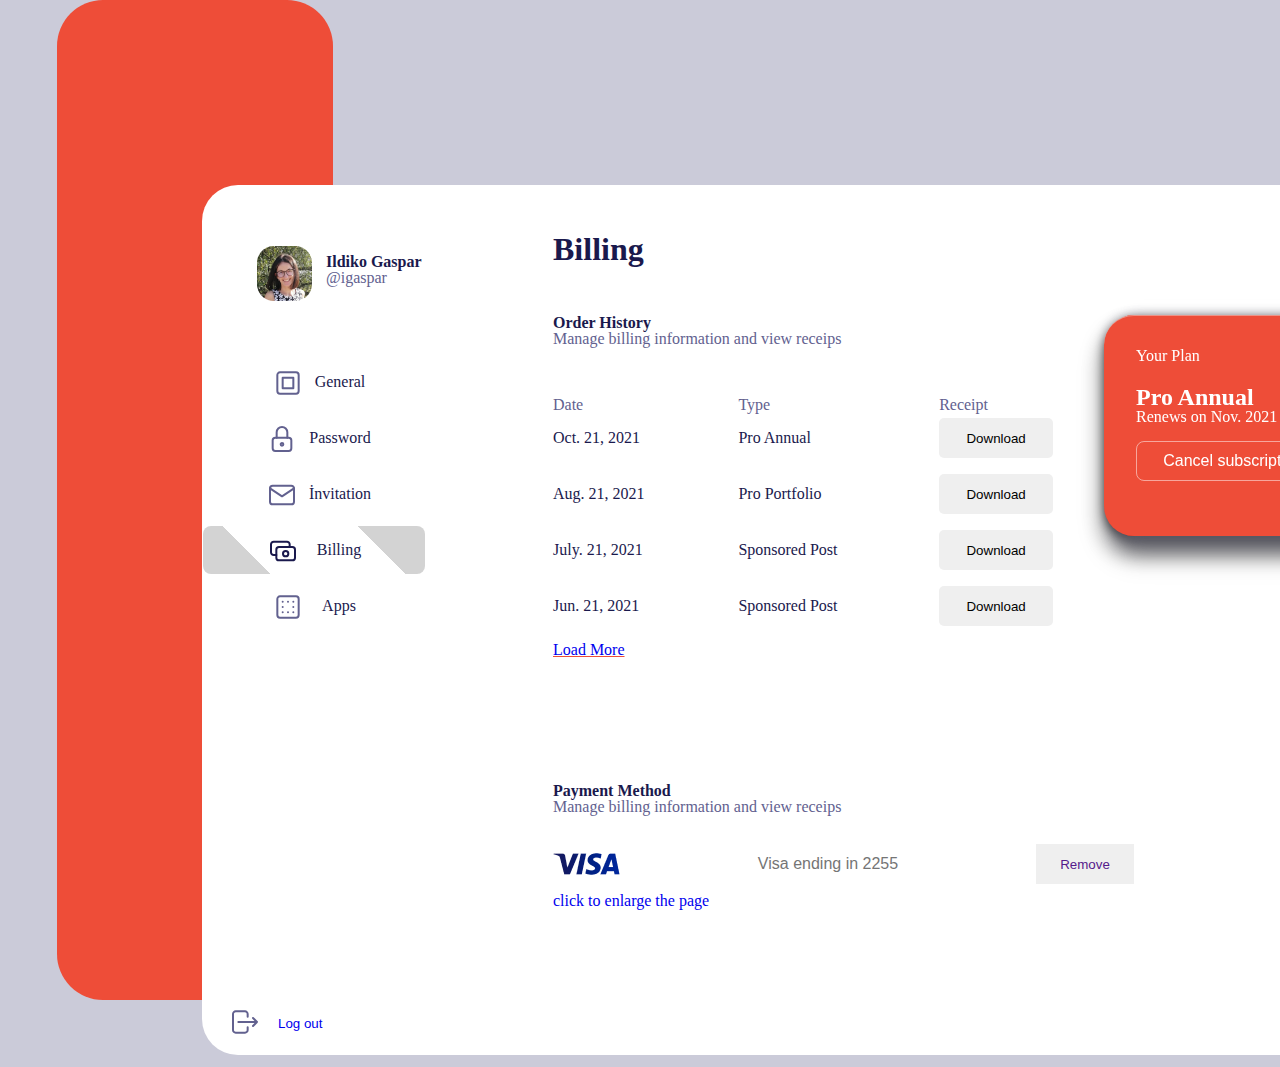
<file: index.html>
<!DOCTYPE html>
<html lang="en">
<head>
    <meta charset="UTF-8">
    <meta name="viewport" content="width=device-width, initial-scale=1.0">
    <link rel="stylesheet" href="../assets/CSS/style.css">
    <link rel="website icon"  type="png"  href="./assets/image/Rectangle 3.png">
    <title>Billing Design</title>
</head>
<body>
    <main class="container">
        <header>
                <div class="profile">
                    <img class="raunded-circle" src="./assets/image/Rectangle 3.png" alt="">
                    <div class="ml-14 mt-8">
                        <h4 class="text-14 font-700">Ildiko Gaspar</h4>
                       <span class="text-14 font-400 color"> @igaspar</span>

                    </div>
                </div>
                <div class="card">
                    <div>
                        <i class="icon icon-gnr m-5"></i> General</div>
                    <div>
                        <i class="icon icon-pass m-5"></i>
                        Password
                    </div>
                    <div>
                        <i class="icon icon-inv m-5"></i>
                        İnvitation
                    </div>
                    <div class="card-bill">
                        <i class="icon icon-bill"></i>
                        Billing
                    </div>
                    <div>
                        <i class="icon icon-app"></i>
                        Apps
                    </div>
                </div>
                <footer>
                    <div>
                        <i class="icon icon-out"></i>
                       <button class="m-5 border0 text-14 font-400">
                        <a href="./exit.html">Log out</a></button>
                    </div>
                </footer>
            </header>
            <section>
                <h1 class="text-32 font-700">Billing</h1>
                <div class="mt-50">
                    <h2 class="text-16 font-700">Order History</h2>
                   <p class="text-14 font-500 color"> Manage billing information and view receips</p>
                </div>
                <table class="mt-50 card-table">
                    <div>
                        <tr class="box">
                            <td>Date</td>
                            <td>Type</td>
                            <td>Receipt</td>
                        </tr>
                    </div>
                    <div>
                        <tr>
                            <td>Oct. 21, 2021</td>
                            <td>Pro Annual</td>
                            <td><button class="btn">Download</button></td>
                        </tr>
                    </div>
                   <div>
                    <tr>
                        <td>Aug. 21, 2021</td>
                        <td>Pro Portfolio</td>
                        <td><Button class="btn">Download</Button></td>
                    </tr>
                   </div>
                   <div>
                    <tr>
                        <td>July. 21, 2021</td>
                        <td>Sponsored Post</td>
                        <td><Button class="btn">Download</Button></td>
                    </tr>
                   </div>
                  <div>
                    <tr>
                        <td>Jun. 21, 2021</td>
                        <td>Sponsored Post</td>
                        <td><Button class="btn">Download</Button></td>
                    </tr>
                  </div>
                </table>
                <div class=" text text-16 font-500">
                    <a href="#">Load More</a>
                </div>
                <div class="mt-125 text-16 font-700">
                    <h4>Payment Method</h4>
                 <p class="text-14 font-500 color">Manage billing information and view receips</p>
                </div>
                <div class="credi-card mt-20">
                    <img src="./assets/image/visa.png" alt="">
                    <input type="text" id="creditCardNumber" name="creditCardNumber" placeholder="Visa ending in 2255" autocomplete="cc-number">
                     <button>
                        <a href="">Remove</a></button>
                </div>
                <a href="./about.html">click to enlarge the page</a>
            </section>
        <article>
            <div class="card2 p-32 color-white gap">
                <h5 class="text-16 font-500">Your Plan</h5>
                <div>
                <h2 class="text-24 font-700 mt-5">Pro Annual</h2>
                <span class="text-14 font-500">Renews on  Nov. 2021</span>
                </div>
                <div>
                    <button class="btn2 text-16 font-500 color-white">Cancel subscription</button>
                </div>
            </div>
        </article>
    </main>
</body>
</html>
</file>
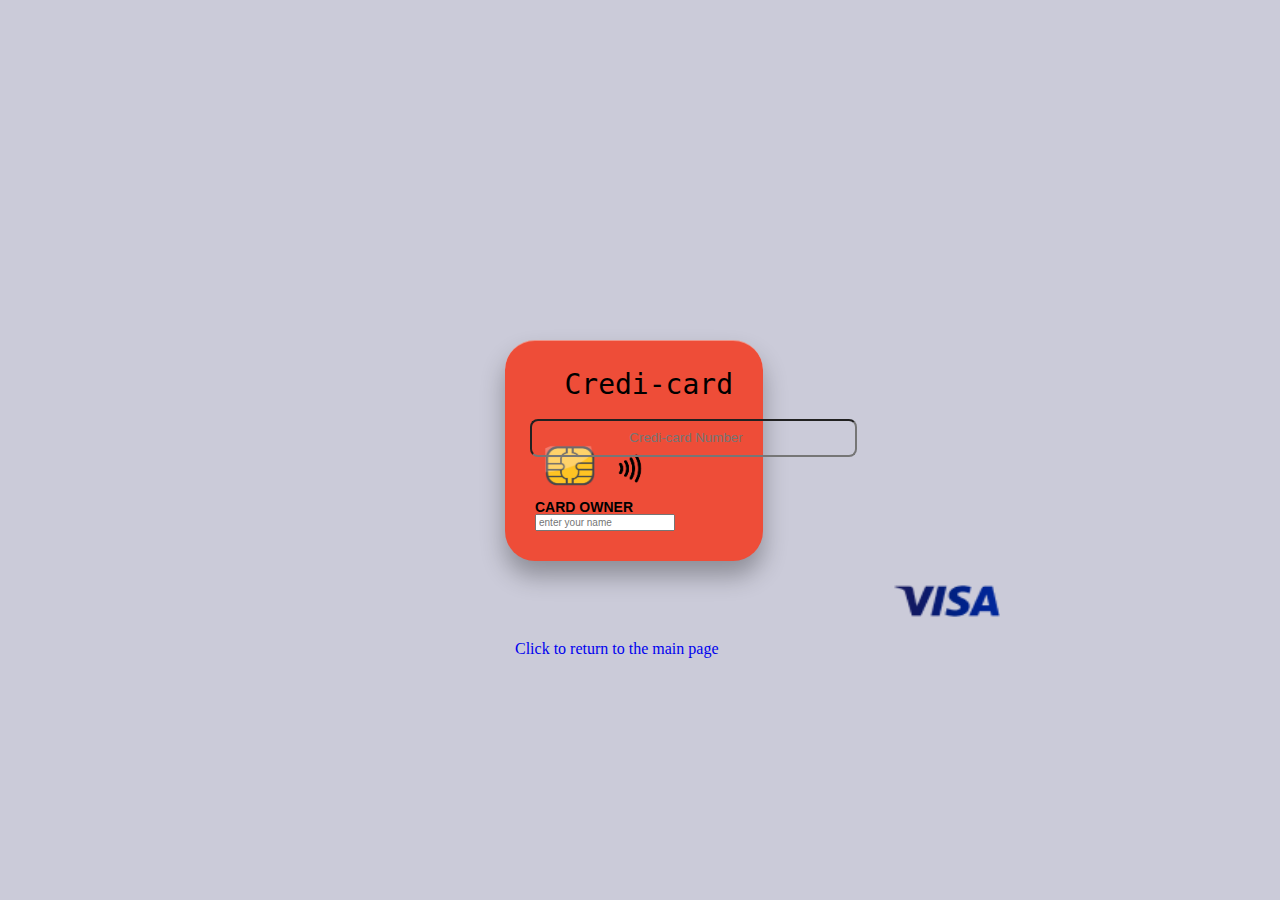
<file: about.html>
<!DOCTYPE html>
<html lang="en">
<head>
    <meta charset="UTF-8">
    <meta name="viewport" content="width=device-width, initial-scale=1.0">
    <!-- <link rel="stylesheet" href="./assets/CSS/style.css"> -->
    <link rel="stylesheet" href="./assets/CSS/style.css">
    <link rel="website icon"  type="png"  href="./assets/image/visa.png">
    <title>Credi-card</title>
</head>
<body id="body2">
    <div class="card2">
        <h3 class="name">Credi-card</h3>
        <img src="./assets/image/chip.png" alt="chip" class="chip">
        <img src="./assets/image/nfc.png" alt="nfc" class="nfc">
        <input type="number" class="numara"  placeholder="Credi-card Number">
        <!-- <h3 class="numara">4446 0000 2823 2323</h3> -->
        <h5 class="kart-sahibi">
            card owner
            <br>
            <input type="text" placeholder="enter your name">
        </h5>
        </h5>
        <img src="./assets/image/visa.png" alt="" class="visa">
       <div class="m-10">
        <a href="./index.html">Click to return to the main page</a>
       </div>
    </div>










    <!-- <div class="container2">
        <div class="credi-card1">
                <div class="card-box">
                    <input type="text" placeholder="Name on the card">
                </div>
        </div>
    </div> -->
</body>
</html>
</file>
<file: assets/CSS/style.css>
@import url(reset.css);
@import url(variable.css);
@import url(topografy.css);
@import url(icon.css);
@import url(img.css);
@import url(about.css);
@import url(button.css);
@import url(main.css);
</file>
